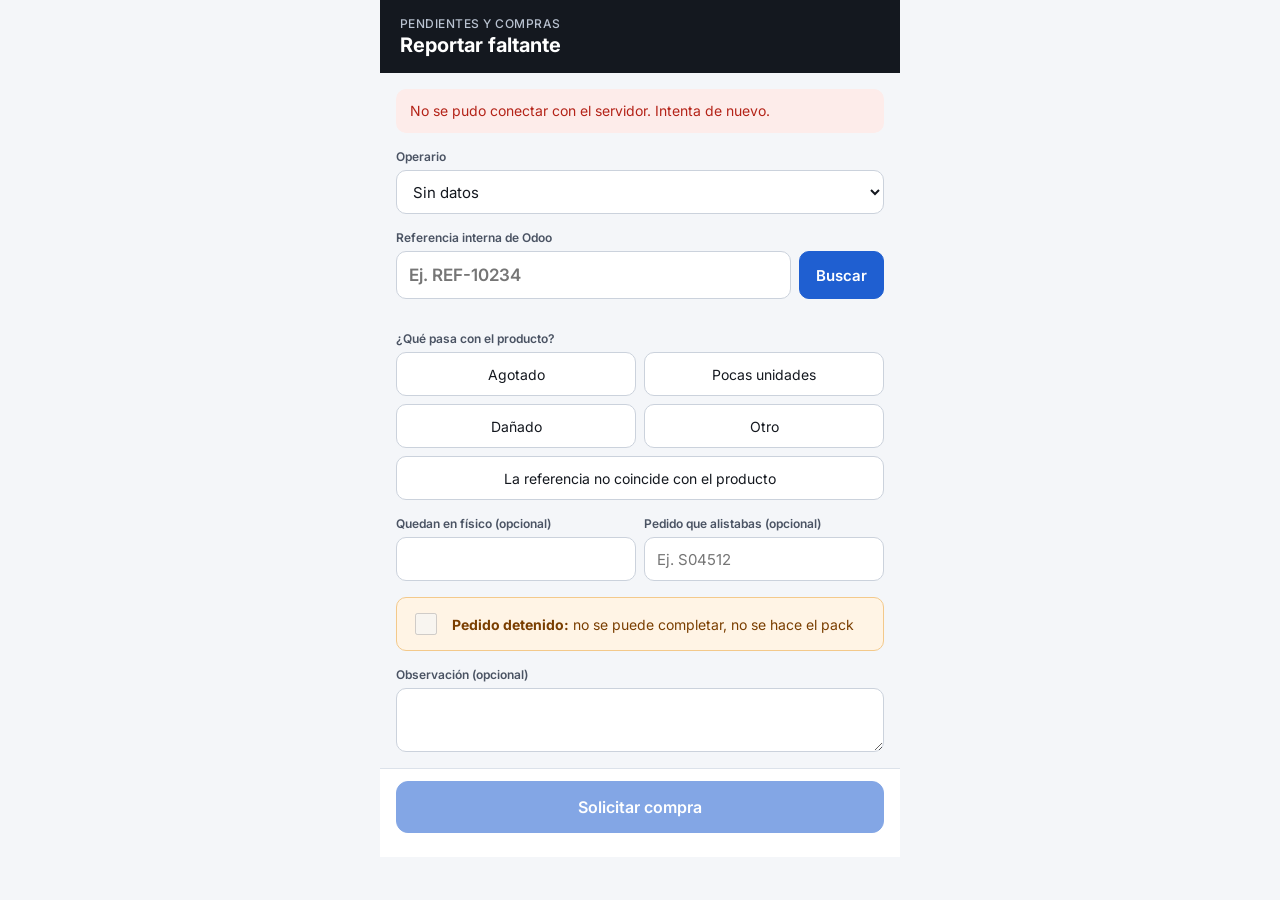
<file: index.html>
<!doctype html>
<html lang="es">
<head>
  <meta charset="utf-8">
  <meta name="viewport" content="width=device-width, initial-scale=1, viewport-fit=cover">
  <title>Reportar faltante · Pendientes y Compras</title>
  <meta name="theme-color" content="#14181F">
  <link rel="manifest" href="manifest.webmanifest">
  <link rel="icon" href="icons/icon-192.png">
  <link rel="apple-touch-icon" href="icons/icon-192.png">
  <meta name="apple-mobile-web-app-capable" content="yes">
  <meta name="apple-mobile-web-app-title" content="Faltantes">
  <link rel="preconnect" href="https://fonts.googleapis.com">
  <link href="https://fonts.googleapis.com/css2?family=Inter:wght@400;500;600;700;800&display=swap" rel="stylesheet">
  <link rel="stylesheet" href="css/styles.css">
</head>
<body>
<div class="app-form">
  <header class="topbar">
    <div>
      <div class="eyebrow">Pendientes y Compras</div>
      <h1>Reportar faltante</h1>
    </div>
    <button id="btnInstalar" class="btn-install" type="button" hidden>
      <svg width="18" height="18" viewBox="0 0 24 24" fill="none" stroke="currentColor" stroke-width="2" stroke-linecap="round" stroke-linejoin="round" aria-hidden="true"><path d="M12 3v12M7 10l5 5 5-5M5 21h14"/></svg>
      Instalar
    </button>
  </header>

  <!-- ===== Formulario ===== -->
  <form id="vistaForm" novalidate>
    <div class="form-body">
      <div id="errorInit" class="alert alert-error" hidden></div>

      <div class="field">
        <label for="operario">Operario</label>
        <select id="operario" class="select" required>
          <option value="">Cargando…</option>
        </select>
      </div>

      <div class="field">
        <label for="ref">Referencia interna de Odoo</label>
        <div class="search-row">
          <input id="ref" class="input" autocomplete="off" autocapitalize="characters" spellcheck="false" enterkeyhint="search" placeholder="Ej. REF-10234">
          <button id="btnBuscar" class="btn btn-primary" type="button">Buscar</button>
        </div>
      </div>

      <div id="resultados" aria-live="polite"></div>

      <fieldset id="bloqueDetalle" style="border:0;margin:0;padding:0;display:flex;flex-direction:column;gap:16px" disabled>
        <div class="field">
          <span class="label" id="lblTipo">¿Qué pasa con el producto?</span>
          <div class="chips" role="radiogroup" aria-labelledby="lblTipo">
            <label class="chip"><input type="radio" name="tipo" value="Agotado"><span>Agotado</span></label>
            <label class="chip"><input type="radio" name="tipo" value="Pocas unidades"><span>Pocas unidades</span></label>
            <label class="chip"><input type="radio" name="tipo" value="Dañado"><span>Dañado</span></label>
            <label class="chip"><input type="radio" name="tipo" value="Otro"><span>Otro</span></label>
            <label class="chip full"><input type="radio" name="tipo" value="Referencia no coincide"><span>La referencia no coincide con el producto</span></label>
          </div>
        </div>

        <div class="row">
          <div class="field">
            <label for="cantFisica">Quedan en físico (opcional)</label>
            <input id="cantFisica" class="input" type="number" inputmode="decimal" min="0" step="any">
          </div>
          <div class="field">
            <label for="pedido">Pedido que alistabas (opcional)</label>
            <input id="pedido" class="input" autocapitalize="characters" placeholder="Ej. S04512">
          </div>
        </div>

        <label class="check-urgent">
          <input id="detenido" type="checkbox">
          <span><strong>Pedido detenido:</strong> no se puede completar, no se hace el pack</span>
        </label>

        <div class="field">
          <label for="observacion">Observación (opcional)</label>
          <textarea id="observacion" class="textarea" rows="2" maxlength="500"></textarea>
        </div>
      </fieldset>

      <div id="errorForm" class="alert alert-error" hidden></div>
    </div>
    <div class="form-footer">
      <button id="btnEnviar" class="btn btn-primary btn-block" type="submit" disabled>Solicitar compra</button>
    </div>
  </form>

  <!-- ===== Confirmación ===== -->
  <section id="vistaOk" hidden>
    <div class="done">
      <div class="done-icon">
        <svg width="36" height="36" viewBox="0 0 24 24" fill="none" stroke="#15803D" stroke-width="2.4" stroke-linecap="round" stroke-linejoin="round" aria-hidden="true"><path d="M5 12.5l4.5 4.5L19 7.5"/></svg>
      </div>
      <div style="display:flex;flex-direction:column;align-items:center;gap:6px;text-align:center">
        <h2 id="okTitulo">Solicitud enviada</h2>
        <div id="okSub" class="muted" style="font-size:15px">El administrador ya la ve en su bandeja.</div>
      </div>
      <div id="okResumen" class="card summary"></div>
    </div>
    <div class="form-footer">
      <button id="btnOtro" class="btn btn-primary btn-block" type="button">Reportar otro producto</button>
    </div>
  </section>
</div>

<!-- Ayuda para instalar en iPhone -->
<div id="ayudaIos" class="modal-backdrop" hidden>
  <div class="modal" role="dialog" aria-modal="true" aria-labelledby="iosTitulo">
    <h2 id="iosTitulo">Instalar en el iPhone</h2>
    <p>En Safari toca el botón <strong>Compartir</strong> y luego <strong>Agregar a inicio</strong>.</p>
    <button class="btn btn-primary" type="button" id="cerrarIos">Entendido</button>
  </div>
</div>

<script src="js/config.js"></script>
<script src="js/api.js"></script>
<script src="js/form.js"></script>
</body>
</html>
</file>
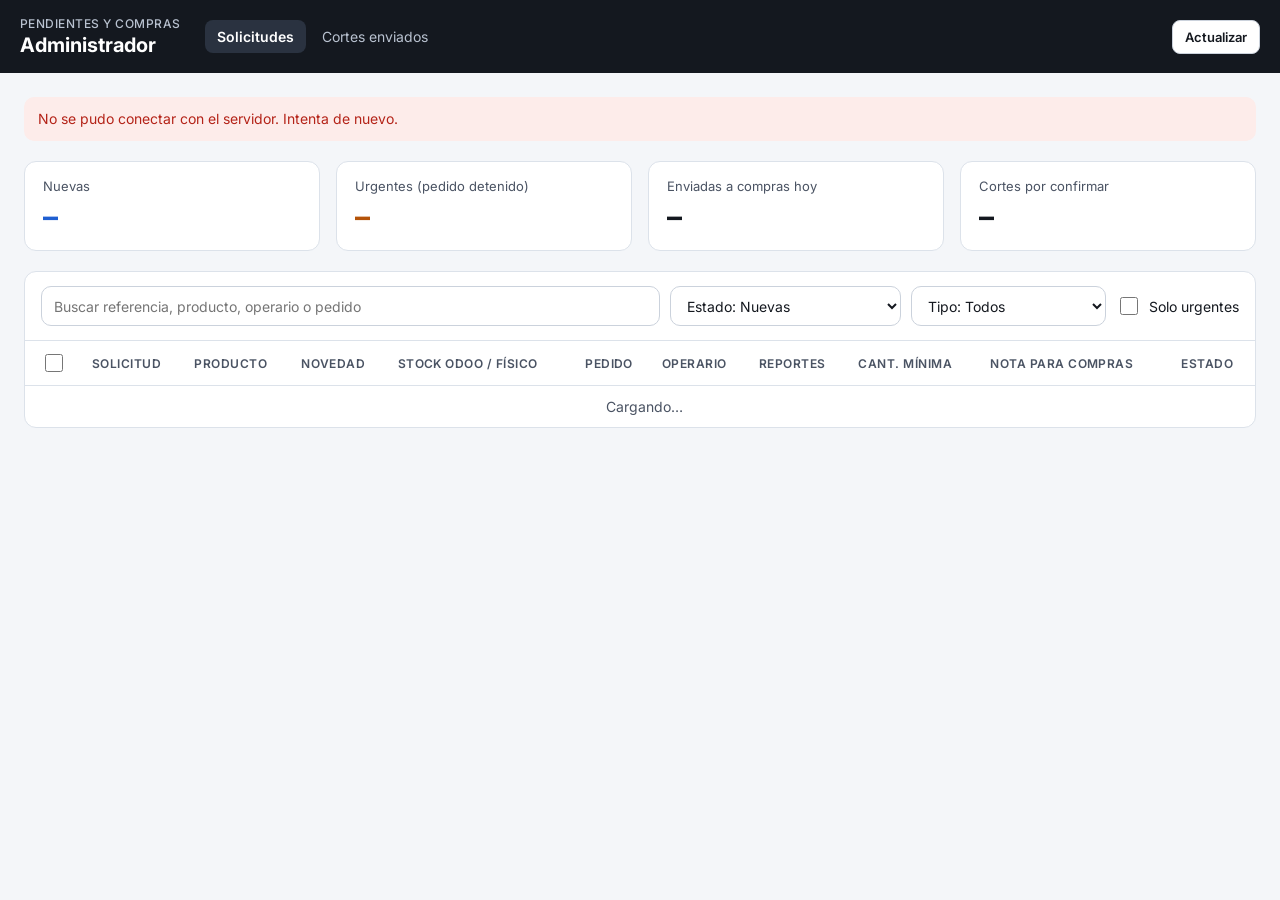
<file: admin.html>
<!doctype html>
<html lang="es">
<head>
  <meta charset="utf-8">
  <meta name="viewport" content="width=device-width, initial-scale=1">
  <meta name="robots" content="noindex, nofollow">
  <title>Administrador · Pendientes y Compras</title>
  <link rel="icon" href="icons/icon-192.png">
  <link rel="preconnect" href="https://fonts.googleapis.com">
  <link href="https://fonts.googleapis.com/css2?family=Inter:wght@400;500;600;700&display=swap" rel="stylesheet">
  <link rel="stylesheet" href="css/styles.css">
</head>
<body>
<header class="topbar">
  <div style="display:flex;align-items:center;gap:24px;flex-wrap:wrap">
    <div>
      <div class="eyebrow">Pendientes y Compras</div>
      <h1>Administrador</h1>
    </div>
    <nav role="tablist" aria-label="Secciones">
      <button class="tab" role="tab" id="tabSol" aria-selected="true" aria-controls="panelSol">Solicitudes</button>
      <button class="tab" role="tab" id="tabCortes" aria-selected="false" aria-controls="panelCortes">Cortes enviados</button>
    </nav>
  </div>
  <button id="btnRefrescar" class="btn btn-sm" type="button">Actualizar</button>
</header>

<main class="admin-main">
  <div id="errorGlobal" class="alert alert-error" hidden></div>
  <div id="avisoPendientes" class="alert alert-warn" hidden></div>

  <!-- ===== Solicitudes ===== -->
  <section id="panelSol" role="tabpanel" aria-labelledby="tabSol" style="display:flex;flex-direction:column;gap:20px">
    <div class="kpis">
      <div class="card kpi"><span class="muted">Nuevas</span><span class="n" id="kNuevas" style="color:var(--accent)">–</span></div>
      <div class="card kpi"><span class="muted">Urgentes (pedido detenido)</span><span class="n" id="kUrg" style="color:var(--warn-strong)">–</span></div>
      <div class="card kpi"><span class="muted">Enviadas a compras hoy</span><span class="n" id="kHoy">–</span></div>
      <div class="card kpi"><span class="muted">Cortes por confirmar</span><span class="n" id="kPend">–</span></div>
    </div>

    <div class="card">
      <div class="toolbar">
        <label for="fBuscar" class="sr-only">Buscar</label>
        <input id="fBuscar" class="input" placeholder="Buscar referencia, producto, operario o pedido">
        <label for="fEstado" class="sr-only">Estado</label>
        <select id="fEstado" class="select">
          <option value="Nueva">Estado: Nuevas</option>
          <option value="Enviada a compras">Estado: Enviadas a compras</option>
          <option value="Comprada">Estado: Compradas</option>
          <option value="Rechazada">Estado: Rechazadas</option>
          <option value="Duplicada">Estado: Duplicadas</option>
          <option value="">Estado: Todas</option>
        </select>
        <label for="fTipo" class="sr-only">Tipo</label>
        <select id="fTipo" class="select">
          <option value="">Tipo: Todos</option>
          <option>Agotado</option>
          <option>Pocas unidades</option>
          <option>Dañado</option>
          <option>Referencia no coincide</option>
          <option>Otro</option>
        </select>
        <label class="inline"><input id="fUrg" type="checkbox" style="width:18px;height:18px"> Solo urgentes</label>
      </div>

      <div class="selbar" id="selbar" hidden>
        <span><strong id="selN">0</strong> seleccionadas · se envían en un solo correo</span>
        <div class="dest">
          <label for="destinatario" class="sr-only">Correo de compras</label>
          <input id="destinatario" class="input" type="email" placeholder="correo de compras">
          <button id="btnGuardarCorreo" class="btn btn-sm" type="button" title="Guardar como correo por defecto">Guardar correo</button>
          <button id="btnCorte" class="btn btn-sm btn-primary" type="button">Crear correo a compras</button>
        </div>
      </div>

      <div class="table-wrap">
        <table class="grid">
          <thead>
            <tr>
              <th><input type="checkbox" id="selTodas" aria-label="Seleccionar todas las nuevas visibles"></th>
              <th>Solicitud</th>
              <th>Producto</th>
              <th>Novedad</th>
              <th>Stock Odoo / físico</th>
              <th>Pedido</th>
              <th>Operario</th>
              <th>Reportes</th>
              <th>Cant. mínima</th>
              <th>Nota para compras</th>
              <th>Estado</th>
            </tr>
          </thead>
          <tbody id="tbody">
            <tr><td colspan="11" class="empty">Cargando…</td></tr>
          </tbody>
        </table>
      </div>
    </div>
  </section>

  <!-- ===== Cortes ===== -->
  <section id="panelCortes" role="tabpanel" aria-labelledby="tabCortes" hidden>
    <div class="card">
      <div class="toolbar" style="justify-content:space-between">
        <div>
          <div style="font-weight:600">Histórico de cortes enviados a compras</div>
          <div class="muted">Respaldo de cada correo: qué se pidió, a quién y cuándo.</div>
        </div>
        <label for="fCorte" class="sr-only">Buscar en cortes</label>
        <input id="fCorte" class="input" style="max-width:320px" placeholder="Buscar corte, referencia o producto">
      </div>
      <div id="listaCortes"><div class="empty">Cargando…</div></div>
    </div>
  </section>
</main>

<!-- Confirmación de envío -->
<div id="modalConfirmar" class="modal-backdrop" hidden>
  <div class="modal" role="dialog" aria-modal="true" aria-labelledby="mcTitulo">
    <h2 id="mcTitulo">¿Enviaste el correo?</h2>
    <p id="mcTexto"></p>
    <div class="actions" style="flex-direction:column">
      <button id="mcSi" class="btn btn-primary" type="button">Sí, se envió</button>
      <button id="mcAbrir" class="btn" type="button">Abrir Gmail otra vez</button>
      <button id="mcNo" class="btn btn-danger" type="button">No se envió: anular corte</button>
      <button id="mcLuego" class="btn" type="button" style="border:0">Lo confirmo después</button>
    </div>
  </div>
</div>

<script src="js/config.js"></script>
<script src="js/api.js"></script>
<script src="js/admin.js"></script>
</body>
</html>
</file>
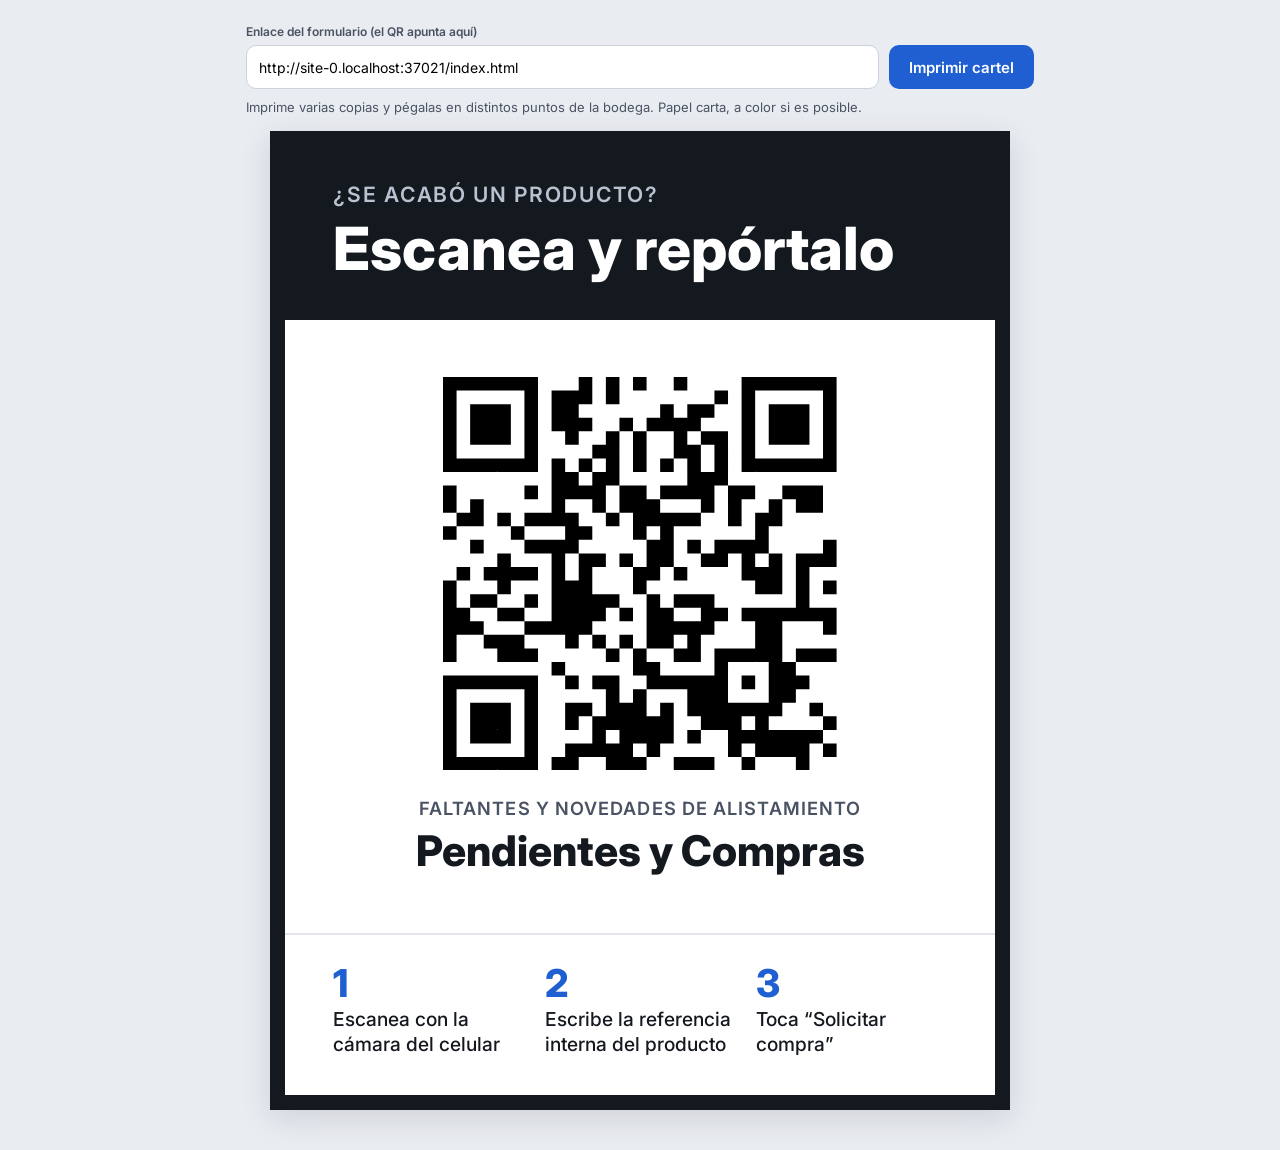
<file: cartel-qr.html>
<!doctype html>
<html lang="es">
<head>
  <meta charset="utf-8">
  <meta name="viewport" content="width=device-width, initial-scale=1">
  <meta name="robots" content="noindex, nofollow">
  <title>Cartel QR · Pendientes y Compras</title>
  <link rel="icon" href="icons/icon-192.png">
  <link rel="preconnect" href="https://fonts.googleapis.com">
  <link href="https://fonts.googleapis.com/css2?family=Inter:wght@400;500;600;700;800&display=swap" rel="stylesheet">
  <style>
    @page { size: letter portrait; margin: 0.4in; }
    * { box-sizing: border-box; }
    body { margin: 0; background: #E9ECF1; font-family: Inter, system-ui, sans-serif; color: #14181F; }

    .controles {
      max-width: 820px; margin: 24px auto 16px; padding: 0 16px; display: flex; gap: 10px; flex-wrap: wrap; align-items: flex-end;
    }
    .controles .campo { flex: 1 1 380px; display: flex; flex-direction: column; gap: 6px; }
    .controles label { font-size: 12px; font-weight: 600; color: #4A5363; }
    .controles input {
      min-height: 44px; border: 1px solid #CBD2DC; border-radius: 10px; padding: 0 12px; font: inherit; font-size: 14px; background: #fff;
    }
    .controles button {
      min-height: 44px; padding: 0 20px; border-radius: 10px; border: 0; background: #1F5FD1; color: #fff; font: inherit;
      font-size: 15px; font-weight: 600; cursor: pointer;
    }
    .controles .nota { flex-basis: 100%; font-size: 13px; color: #4A5363; }

    .cartel {
      width: 7.7in; height: 10.2in; margin: 0 auto 40px; background: #fff; border: 0.16in solid #14181F;
      display: flex; flex-direction: column; box-shadow: 0 8px 30px rgba(20,24,31,.12);
    }
    .cabecera { background: #14181F; color: #fff; padding: 0.38in 0.5in 0.42in; display: flex; flex-direction: column; gap: 0.1in; }
    .cabecera .pre { font-size: 0.22in; font-weight: 600; color: #B9C2D0; letter-spacing: .08em; text-transform: uppercase; }
    .cabecera .titulo { font-size: 0.62in; font-weight: 800; line-height: 1.05; }

    .centro { flex: 1; display: flex; flex-direction: column; align-items: center; justify-content: center; gap: 0.28in; padding: 0.3in 0.5in; }
    .qr { width: 4.1in; height: 4.1in; }
    .qr svg { width: 100%; height: 100%; display: block; }
    .marca { display: flex; flex-direction: column; align-items: center; gap: 0.06in; text-align: center; }
    .marca .uno { font-size: 0.19in; font-weight: 600; color: #4A5363; text-transform: uppercase; letter-spacing: .06em; }
    .marca .dos { font-size: 0.44in; font-weight: 800; }

    .pasos { display: grid; grid-template-columns: repeat(3, minmax(0, 1fr)); gap: 0.22in; padding: 0.3in 0.5in 0.4in; border-top: 0.03in solid #E3E7ED; }
    .paso { display: flex; flex-direction: column; gap: 0.05in; }
    .paso .n { font-size: 0.4in; font-weight: 800; color: #1F5FD1; line-height: 1; }
    .paso .t { font-size: 0.2in; font-weight: 500; line-height: 1.3; }

    .error { max-width: 820px; margin: 0 auto 16px; padding: 12px 16px; border-radius: 10px; background: #FDECEA; color: #B42318; }

    @media print {
      body { background: #fff; -webkit-print-color-adjust: exact; print-color-adjust: exact; }
      .controles, .error { display: none !important; }
      .cartel { margin: 0 auto; box-shadow: none; }
    }
  </style>
</head>
<body>
  <div class="controles">
    <div class="campo">
      <label for="url">Enlace del formulario (el QR apunta aquí)</label>
      <input id="url" type="url" spellcheck="false">
    </div>
    <button id="imprimir" type="button">Imprimir cartel</button>
    <div class="nota">Imprime varias copias y pégalas en distintos puntos de la bodega. Papel carta, a color si es posible.</div>
  </div>
  <div id="error" class="error" hidden></div>

  <div class="cartel">
    <div class="cabecera">
      <div class="pre">¿Se acabó un producto?</div>
      <div class="titulo">Escanea y repórtalo</div>
    </div>
    <div class="centro">
      <div class="qr" id="qr" role="img" aria-label="Código QR del formulario de faltantes"></div>
      <div class="marca">
        <div class="uno">Faltantes y novedades de alistamiento</div>
        <div class="dos">Pendientes y Compras</div>
      </div>
    </div>
    <div class="pasos">
      <div class="paso"><div class="n">1</div><div class="t">Escanea con la cámara del celular</div></div>
      <div class="paso"><div class="n">2</div><div class="t">Escribe la referencia interna del producto</div></div>
      <div class="paso"><div class="n">3</div><div class="t">Toca “Solicitar compra”</div></div>
    </div>
  </div>

  <script src="js/vendor/qrcode.js"></script>
  <script>
    (function () {
      const input = document.getElementById('url');
      const params = new URLSearchParams(location.search);
      input.value = params.get('url') || new URL('index.html', location.href).href;

      function dibujar() {
        const err = document.getElementById('error');
        try {
          const texto = input.value.trim();
          if (!/^https?:\/\//i.test(texto)) throw new Error('El enlace debe empezar por https://');
          const qr = qrcode(0, 'M');
          qr.addData(texto);
          qr.make();
          document.getElementById('qr').innerHTML = qr.createSvgTag({ cellSize: 8, margin: 0, scalable: true });
          err.hidden = true;
        } catch (e) {
          err.textContent = 'No se pudo generar el QR: ' + e.message;
          err.hidden = false;
        }
      }

      input.addEventListener('input', dibujar);
      document.getElementById('imprimir').addEventListener('click', () => window.print());
      dibujar();
    })();
  </script>
</body>
</html>
</file>
<file: css/styles.css>
/* Pendientes y Compras — estilos compartidos */
:root {
  --ink: #14181F;
  --ink-2: #4A5363;
  --line: #DCE2EA;
  --line-2: #CBD2DC;
  --bg: #F4F6F9;
  --card: #FFFFFF;
  --accent: #1F5FD1;
  --accent-dark: #174AA3;
  --accent-soft: #EAF0FC;
  --ok: #15803D;
  --ok-soft: #E7F5EC;
  --warn: #7A3E00;
  --warn-strong: #B45309;
  --warn-soft: #FFF4E5;
  --danger: #B42318;
  --danger-soft: #FDECEA;
  --radius: 12px;
  font-family: Inter, system-ui, -apple-system, "Segoe UI", Roboto, sans-serif;
  color: var(--ink);
}

* { box-sizing: border-box; }
body { margin: 0; background: var(--bg); color: var(--ink); -webkit-text-size-adjust: 100%; }
button, input, select, textarea { font: inherit; color: inherit; }
a { color: var(--accent); }
a:hover { color: var(--accent-dark); }
[hidden] { display: none !important; }
.sr-only { position: absolute; width: 1px; height: 1px; overflow: hidden; clip: rect(0 0 0 0); white-space: nowrap; }

/* ---------- Barra superior ---------- */
.topbar {
  background: var(--ink); color: #fff;
  padding: 16px 20px; display: flex; align-items: center; justify-content: space-between; gap: 12px; flex-wrap: wrap;
}
.topbar .eyebrow { font-size: 12px; font-weight: 500; color: #B9C2D0; letter-spacing: .04em; text-transform: uppercase; }
.topbar h1 { margin: 2px 0 0; font-size: 20px; font-weight: 700; }
.topbar nav { display: flex; gap: 4px; flex-wrap: wrap; }
.tab {
  background: transparent; border: 0; color: #B9C2D0; padding: 8px 12px; border-radius: 8px; cursor: pointer; font-size: 14px;
}
.tab[aria-selected="true"] { background: #2A3240; color: #fff; font-weight: 600; }
.topbar .btn { color: var(--ink); }
.btn-install {
  display: inline-flex; align-items: center; gap: 8px; min-height: 40px; padding: 0 14px;
  background: #fff; color: var(--ink); border: 0; border-radius: 999px; font-size: 14px; font-weight: 600; cursor: pointer;
}

/* ---------- Controles ---------- */
.field { display: flex; flex-direction: column; gap: 6px; }
.field > label, .label { font-size: 12px; font-weight: 600; color: var(--ink-2); }
.input, .select, .textarea {
  min-height: 44px; border: 1px solid var(--line-2); border-radius: 10px; padding: 0 12px; background: #fff; font-size: 15px; width: 100%;
}
.textarea { padding: 10px 12px; resize: vertical; min-height: 64px; }
.input:focus, .select:focus, .textarea:focus { outline: 2px solid var(--accent); outline-offset: 0; border-color: var(--accent); }
.btn {
  min-height: 44px; padding: 0 16px; border-radius: 10px; border: 1px solid var(--line-2); background: #fff;
  font-size: 15px; font-weight: 600; cursor: pointer; display: inline-flex; align-items: center; justify-content: center; gap: 8px;
}
.btn:disabled { opacity: .55; cursor: not-allowed; }
.btn-primary { background: var(--accent); border-color: var(--accent); color: #fff; }
.btn-primary:hover:not(:disabled) { background: var(--accent-dark); }
.btn-danger { color: var(--danger); border-color: #F1B5AE; }
.btn-sm { min-height: 34px; padding: 0 12px; font-size: 13px; border-radius: 8px; }
.btn-block { width: 100%; min-height: 52px; font-size: 16px; border-radius: 12px; }

.card { background: var(--card); border: 1px solid var(--line); border-radius: var(--radius); }
.badge { display: inline-block; font-size: 12px; font-weight: 600; border-radius: 999px; padding: 3px 10px; white-space: nowrap; }
.badge-urg { background: var(--warn-soft); color: var(--warn); }
.badge-ok { background: var(--ok-soft); color: var(--ok); }
.badge-blue { background: var(--accent-soft); color: var(--accent-dark); }
.badge-gray { background: #EEF0F3; color: var(--ink-2); }
.badge-violet { background: #F1EEFB; color: #5B3CC4; }
.badge-red { background: var(--danger-soft); color: var(--danger); }

.alert { border-radius: 10px; padding: 12px 14px; font-size: 14px; line-height: 1.45; }
.alert-info { background: var(--accent-soft); color: var(--accent-dark); }
.alert-warn { background: var(--warn-soft); color: var(--warn); border: 1px solid #F3C98B; }
.alert-error { background: var(--danger-soft); color: var(--danger); }

.spinner {
  width: 18px; height: 18px; border-radius: 50%; border: 2px solid currentColor; border-right-color: transparent;
  animation: girar .7s linear infinite; display: inline-block;
}
@keyframes girar { to { transform: rotate(360deg); } }

.toast {
  position: fixed; left: 50%; bottom: 24px; transform: translateX(-50%); z-index: 50;
  background: var(--ink); color: #fff; padding: 12px 18px; border-radius: 10px; font-size: 14px; max-width: calc(100% - 32px);
  box-shadow: 0 6px 24px rgba(0,0,0,.18);
}
.toast.error { background: var(--danger); }

/* ---------- Formulario del operario ---------- */
.app-form { max-width: 520px; margin: 0 auto; min-height: 100vh; display: flex; flex-direction: column; background: var(--bg); }
.form-body { flex: 1; padding: 16px; display: flex; flex-direction: column; gap: 16px; }
.row { display: flex; gap: 8px; }
.row > * { flex: 1; min-width: 0; }
.search-row { display: flex; gap: 8px; }
.search-row .input { flex: 1; font-size: 17px; font-weight: 600; min-height: 48px; }
.search-row .btn { min-height: 48px; }

.product { padding: 14px; display: flex; flex-direction: column; gap: 6px; }
.product-head { display: flex; justify-content: space-between; align-items: flex-start; gap: 8px; }
.product-name { font-size: 16px; font-weight: 600; }
.muted { font-size: 13px; color: var(--ink-2); }
.result-list { display: flex; flex-direction: column; gap: 8px; }
.result-item {
  text-align: left; padding: 12px 14px; background: #fff; border: 1px solid var(--line); border-radius: 10px; cursor: pointer;
  display: flex; flex-direction: column; gap: 2px; min-height: 44px;
}
.result-item:hover { border-color: var(--accent); }

.chips { display: grid; grid-template-columns: repeat(2, minmax(0, 1fr)); gap: 8px; }
.chip { position: relative; }
.chip input { position: absolute; opacity: 0; inset: 0; margin: 0; cursor: pointer; }
.chip span {
  display: flex; align-items: center; justify-content: center; text-align: center; min-height: 44px; padding: 6px 8px;
  border: 1px solid var(--line-2); border-radius: 10px; background: #fff; font-size: 14px;
}
.chip input:checked + span { border: 2px solid var(--accent); background: var(--accent-soft); color: var(--accent-dark); font-weight: 600; }
.chip input:focus-visible + span { outline: 2px solid var(--accent); outline-offset: 2px; }
.chip.full { grid-column: 1 / -1; }

.check-urgent {
  display: flex; align-items: center; gap: 12px; background: var(--warn-soft); border: 1px solid #F3C98B;
  border-radius: 10px; padding: 12px 14px; font-size: 14px; color: var(--warn); cursor: pointer;
}
.check-urgent input { width: 22px; height: 22px; accent-color: var(--warn-strong); flex: none; }

.form-footer { padding: 12px 16px 24px; background: #fff; border-top: 1px solid var(--line); position: sticky; bottom: 0; }

.done { padding: 32px 20px; display: flex; flex-direction: column; align-items: center; gap: 20px; }
.done-icon { width: 72px; height: 72px; border-radius: 999px; background: var(--ok-soft); display: flex; align-items: center; justify-content: center; }
.done h2 { margin: 0; font-size: 22px; text-align: center; }
.summary { width: 100%; padding: 16px; display: flex; flex-direction: column; gap: 10px; font-size: 14px; }
.summary div { display: flex; justify-content: space-between; gap: 12px; }
.summary span:first-child { color: var(--ink-2); }
.summary span:last-child { text-align: right; }

/* ---------- Dashboard admin ---------- */
.admin-main { width: 100%; max-width: 1400px; margin: 0 auto; padding: 24px 24px 48px; display: flex; flex-direction: column; gap: 20px; }
.kpis { display: grid; grid-template-columns: repeat(auto-fit, minmax(190px, 1fr)); gap: 16px; }
.kpi { padding: 16px 18px; display: flex; flex-direction: column; gap: 4px; }
.kpi .n { font-size: 30px; font-weight: 700; }
.toolbar { padding: 14px 16px; display: flex; flex-wrap: wrap; gap: 10px; align-items: center; border-bottom: 1px solid var(--line); }
.toolbar .input { flex: 1 1 260px; min-height: 40px; font-size: 14px; }
.toolbar .select { width: auto; min-height: 40px; font-size: 14px; }
.toolbar label.inline { display: flex; align-items: center; gap: 8px; font-size: 14px; }
.selbar {
  padding: 12px 16px; background: var(--accent-soft); color: var(--accent-dark); display: flex; flex-wrap: wrap;
  gap: 10px; align-items: center; justify-content: space-between; font-size: 14px;
}
.selbar .dest { display: flex; gap: 8px; align-items: center; flex-wrap: wrap; }
.selbar .input { min-height: 36px; width: 280px; font-size: 14px; }
.table-wrap { overflow-x: auto; }
table.grid { width: 100%; min-width: 1150px; border-collapse: collapse; font-size: 14px; }
table.grid th {
  text-align: left; padding: 10px 8px; font-size: 12px; text-transform: uppercase; letter-spacing: .04em; color: var(--ink-2);
  font-weight: 600; border-bottom: 1px solid var(--line); white-space: nowrap;
}
table.grid td { padding: 12px 8px; border-top: 1px solid #E3E7ED; vertical-align: top; }
table.grid th:first-child, table.grid td:first-child { padding-left: 16px; }
table.grid tr.sel td { background: #F7FAFF; }
table.grid .input, table.grid .select { min-height: 36px; font-size: 13px; padding: 0 8px; }
table.grid input[type="checkbox"] { width: 18px; height: 18px; }
.cell-strong { font-weight: 600; }
.empty { padding: 32px 16px; text-align: center; color: var(--ink-2); }
.corte { padding: 16px; display: flex; flex-direction: column; gap: 10px; border-top: 1px solid #E3E7ED; }
.corte:first-child { border-top: 0; }
.corte-head { display: flex; justify-content: space-between; gap: 12px; flex-wrap: wrap; align-items: center; }
.corte pre {
  margin: 0; white-space: pre-wrap; background: var(--bg); border-radius: 8px; padding: 12px; font-size: 13px;
  font-family: ui-monospace, SFMono-Regular, Consolas, monospace;
}
.actions { display: flex; gap: 8px; flex-wrap: wrap; }

.modal-backdrop { position: fixed; inset: 0; background: rgba(20,24,31,.45); display: flex; align-items: center; justify-content: center; padding: 16px; z-index: 40; }
.modal { background: #fff; border-radius: 14px; padding: 24px; width: 100%; max-width: 440px; display: flex; flex-direction: column; gap: 16px; }
.modal h2 { margin: 0; font-size: 20px; }
.modal p { margin: 0; color: var(--ink-2); line-height: 1.5; }

@media (max-width: 640px) {
  .admin-main { padding: 16px 12px 40px; }
  .selbar .input { width: 100%; }
}
</file>
